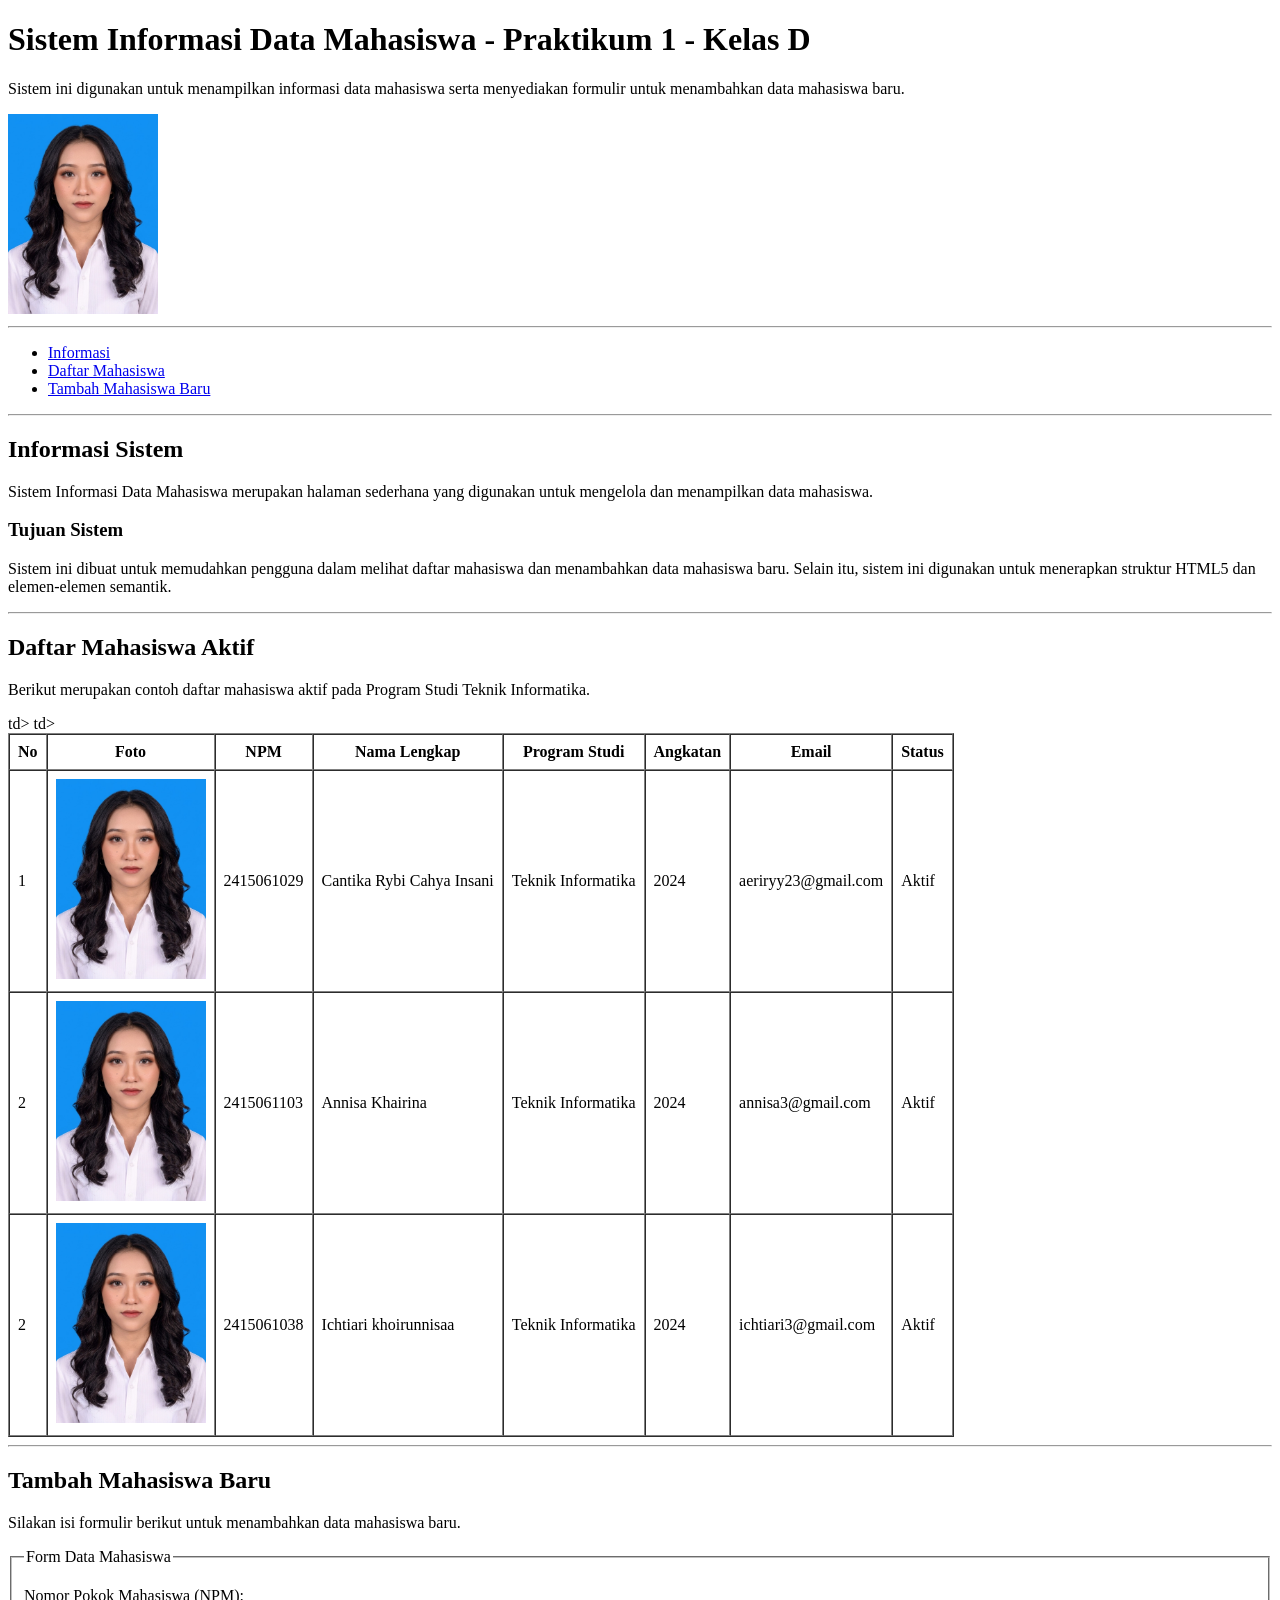
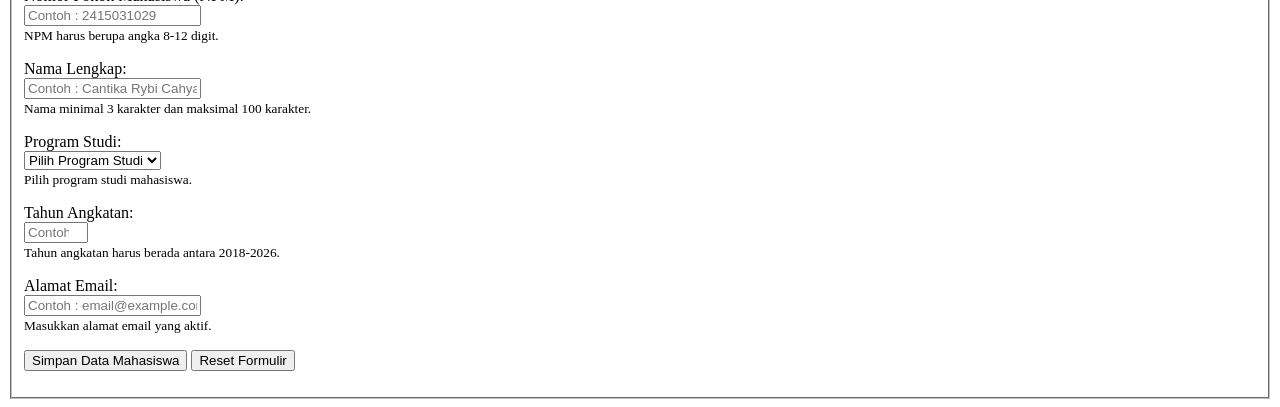
<file: index.html>
<!DOCTYPE html>
<html lang="id">
<head>
<meta charset="UTF-8">
<meta name="viewport" content="width=device-width, initial-scale=1.0">
<title>Sistem Informasi Data Mahasiswa</title>
</head>
<body>

 <header>
<h1>Sistem Informasi Data Mahasiswa - Praktikum 1 - Kelas D</h1>
<p>Sistem ini digunakan untuk menampilkan informasi data mahasiswa
serta menyediakan formulir untuk menambahkan data mahasiswa baru.</p>
<img src="mahasiswa.jpeg"
alt="Gambar Mahasiswa"
width="150"
height="200">
</header>
<hr>  

<nav>
<ul>
<li><a href="#informasi">Informasi</a></li>
<li><a href="#daftar-mahasiswa">Daftar Mahasiswa</a></li>
<li><a href="#form-tambah">Tambah Mahasiswa Baru</a></li>
</ul>
</nav>
<hr>

<main>
<section id="informasi">
<h2>Informasi Sistem</h2>
<p>Sistem Informasi Data Mahasiswa merupakan halaman sederhana
yang digunakan untuk mengelola dan menampilkan data mahasiswa.</p>
<article>
<h3>Tujuan Sistem</h3>
<p>Sistem ini dibuat untuk memudahkan pengguna dalam melihat
daftar mahasiswa dan menambahkan data mahasiswa baru.
Selain itu, sistem ini digunakan untuk menerapkan struktur
HTML5 dan elemen-elemen semantik.</p>
</article>
</section>
<hr>
 
<section id="daftar-mahasiswa">
<h2>Daftar Mahasiswa Aktif</h2>
<p>Berikut merupakan contoh daftar mahasiswa aktif pada
Program Studi Teknik Informatika.</p>
<table border="1" cellpadding="8" cellspacing="0">
<thead>
<tr>
<th>No</th>
<th>Foto</th>
<th>NPM</th>
<th>Nama Lengkap</th>
<th>Program Studi</th>
<th>Angkatan</th>
<th>Email</th>
<th>Status</th>
</tr>
</thead>

<tbody>
<tr>
<td>1</td>
<td><img src="mahasiswa.jpeg" 
alt="Gambar Mahasiswa"
width="150"
height="200"</td>
<td>2415061029</td>
<td>Cantika Rybi Cahya Insani</td>
<td>Teknik Informatika</td>
<td>2024</td>
<td>aeriryy23@gmail.com</td>
<td>Aktif</td>
<tr>

<tr>
<td>2</td>td> 
<td><img src="mahasiswa.jpeg" 
alt="Gambar Mahasiswa"
width="150"
height="200"</td>
<td>2415061103</td>
<td>Annisa Khairina</td>
<td>Teknik Informatika</td>
<td>2024</td>
<td>annisa3@gmail.com</td>
<td>Aktif</td>
<tr>

<tr>
<td>2</td>td>
<td><img src="mahasiswa.jpeg" 
alt="Gambar Mahasiswa"
width="150"
height="200"</td> 
<td>2415061038</td>
<td>Ichtiari khoirunnisaa</td>
<td>Teknik Informatika</td>
<td>2024</td>
<td>ichtiari3@gmail.com</td>
<td>Aktif</td>    
</tr>
</tbody>
</table>
</section>
<hr>

<section id="form-tambah">
<h2>Tambah Mahasiswa Baru</h2>
<p>Silakan isi formulir berikut untuk menambahkan data mahasiswa baru.
</p>
<form action="#" method="POST">
<fieldset>
<legend>Form Data Mahasiswa</legend>
<p>
<label for="npm">Nomor Pokok Mahasiswa (NPM):</label>
<br>
<input type="text"
id="npm"
name="npm"
placeholder="Contoh : 2415031029"
required
pattern="[0-9]{8,12}"
title="NPM harus berupa angka 8-12 digit">
<br>
<small>NPM harus berupa angka 8-12 digit.</small>
</p>

<p>
<label for="nama">Nama Lengkap:</label>
<br>
<input type="text"
id="nama"
name="nama"
placeholder="Contoh : Cantika Rybi Cahya Insani"
required
minlength="3"
maxlength="100">
<br>
<small>Nama minimal 3 karakter dan maksimal 100 karakter.</small>
</p>

<p>
<label for="program_studi">Program Studi:</label>
<br>
<select id="program_studi"
name="program_studi"
required>
<option value="">Pilih Program Studi</option>
<option value="Teknik Informatika">
Teknik Informatika
</option>
</select>
<br>
<small>Pilih program studi mahasiswa.</small>
</p>

<p>
<label for="angkatan">Tahun Angkatan:</label>
<br>
<input type="number"
id="angkatan"
name="angkatan"
placeholder="Contoh : 2024"
required
min="2018"
max="2026">
<br>
<small>Tahun angkatan harus berada antara 2018-2026.</small>
</p>

<p>
<label for="email">Alamat Email:</label>
<br>
<input type="email"
id="email"
name="email"
placeholder="Contoh : email@example.com"
required>
<br>
<small>Masukkan alamat email yang aktif.</small>
</p>

<p>
<button type="submit">
Simpan Data Mahasiswa
</button>
<button type="reset">
Reset Formulir
</button>
</p>
</fieldset>
</form>
</section>
</main>
</body>
</html>
</file>
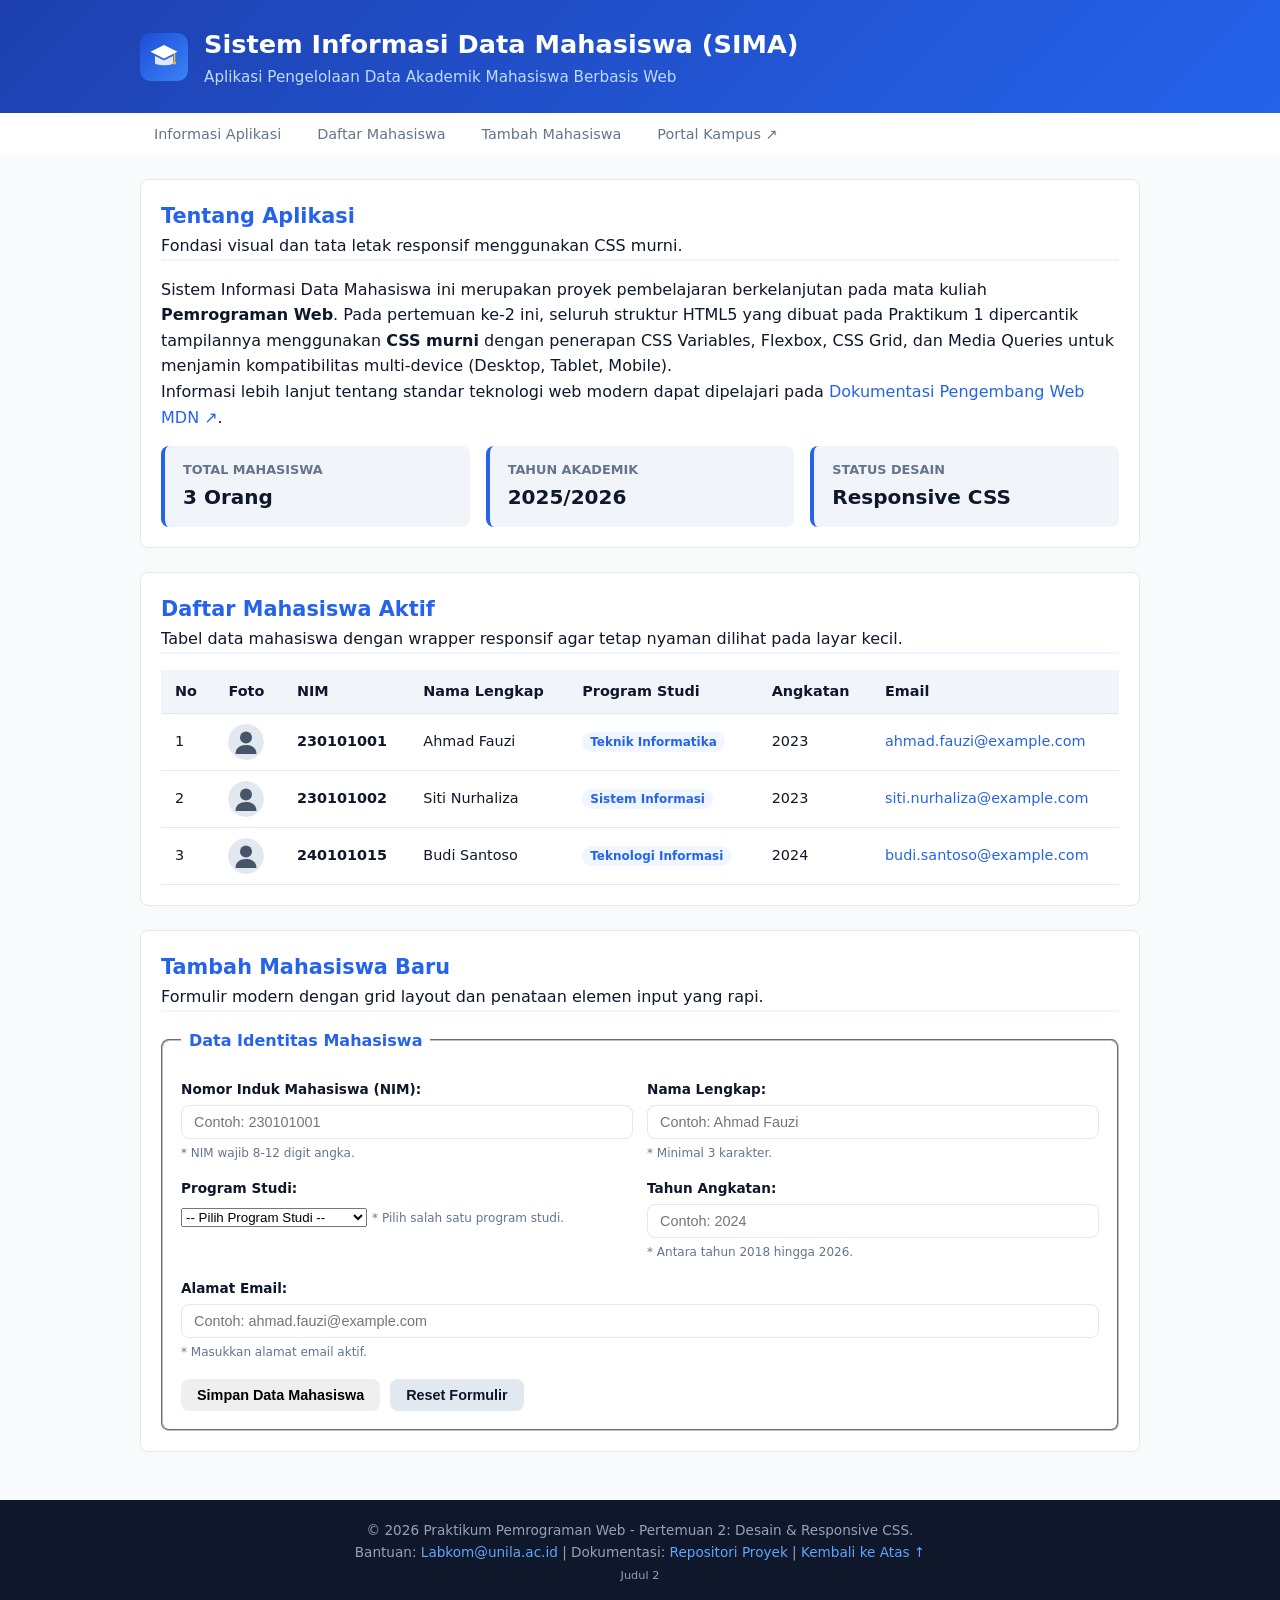
<file: JUDUL2/index.html>
<!DOCTYPE html>
<html lang="id">
<head>
    <meta charset="UTF-8">
    <meta name="viewport" content="width=device-width, initial-scale=1.0">
    <title>Sistem Informasi Data Mahasiswa - Praktikum 2</title>
    <link rel="stylesheet"href="style.css">
    

</head>
<body id="top">

    <!-- 1. Header Aplikasi -->
    <header class="site-header">
        <div class="container header-brand">
            <a href="index.html" class="brand-logo" title="Beranda SIMA">
                <img src="img/logo-sima.svg" alt="Logo Resmi SIMA Kampus" width="48" height="48">
            </a>
            <div>
                <h1>Sistem Informasi Data Mahasiswa (SIMA)</h1>
                <p>Aplikasi Pengelolaan Data Akademik Mahasiswa Berbasis Web</p>
            </div>
        </div>
    </header>

    <!-- 2. Navigation Bar Sticky -->
    <nav class="site-nav">
        <div class="container">
            <ul>
                <li><a href="#informasi">Informasi Aplikasi</a></li>
                <li><a href="#daftar-mahasiswa">Daftar Mahasiswa</a></li>
                <li><a href="#form-tambah">Tambah Mahasiswa</a></li>
                <li><a href="https://kampus.ac.id" target="_blank" rel="noopener noreferrer">Portal Kampus &UpperRightArrow;</a></li>
            </ul>
        </div>
    </nav>

    <!-- Konten Utama Halaman -->
    <main>
        <div class="container">

            <!-- 3. Section Informasi Aplikasi -->
            <section id="informasi" class="content-section">
                <div class="section-header">
                    <h2>Tentang Aplikasi</h2>
                    <p>Fondasi visual dan tata letak responsif menggunakan CSS murni.</p>
                </div>
                <div class="section-body">
                    <p>
                        Sistem Informasi Data Mahasiswa ini merupakan proyek pembelajaran berkelanjutan 
                        pada mata kuliah <strong>Pemrograman Web</strong>. Pada pertemuan ke-2 ini, seluruh 
                        struktur HTML5 yang dibuat pada Praktikum 1 dipercantik tampilannya menggunakan 
                        <strong>CSS murni</strong> dengan penerapan CSS Variables, Flexbox, CSS Grid, dan 
                        Media Queries untuk menjamin kompatibilitas multi-device (Desktop, Tablet, Mobile).
                    </p>
                    <p>
                        Informasi lebih lanjut tentang standar teknologi web modern dapat dipelajari pada 
                        <a href="https://developer.mozilla.org/id/" target="_blank" rel="noopener noreferrer" class="link-email">Dokumentasi Pengembang Web MDN &UpperRightArrow;</a>.
                    </p>
                </div>

                <!-- Grid Kartu Informasi Sistem -->
                <div class="info-grid">
                    <article class="info-card">
                        <h3>Total Mahasiswa</h3>
                        <p>3 Orang</p>
                    </article>
                    <article class="info-card">
                        <h3>Tahun Akademik</h3>
                        <p>2025/2026</p>
                    </article>
                    <article class="info-card">
                        <h3>Status Desain</h3>
                        <p>Responsive CSS</p>
                    </article>
                </div>
            </section>

            <!-- 4. Section Daftar Mahasiswa & 5. Tabel Data Mahasiswa -->
            <section id="daftar-mahasiswa" class="content-section">
                <div class="section-header">
                    <h2>Daftar Mahasiswa Aktif</h2>
                    <p>Tabel data mahasiswa dengan wrapper responsif agar tetap nyaman dilihat pada layar kecil.</p>
                </div>

                <!-- Wrapper overflow responsif untuk tabel -->
                <div class="table-responsive">
                    <table class="data-table">
                        <thead>
                            <tr>
                                <th>No</th>
                                <th>Foto</th>
                                <th>NIM</th>
                                <th>Nama Lengkap</th>
                                <th>Program Studi</th>
                                <th>Angkatan</th>
                                <th>Email</th>
                            </tr>
                        </thead>
                        <tbody>
                            <tr>
                                <td>1</td>
                                <td>
                                    <img src="img/avatar-default.svg" alt="Foto Ahmad Fauzi" class="avatar-img" width="36" height="36">
                                </td>
                                <td><strong>230101001</strong></td>
                                <td>Ahmad Fauzi</td>
                                <td><span class="badge">Teknik Informatika</span></td>
                                <td>2023</td>
                                <td><a href="mailto:ahmad.fauzi@example.com" class="link-email">ahmad.fauzi@example.com</a></td>
                            </tr>
                            <tr>
                                <td>2</td>
                                <td>
                                    <img src="img/avatar-default.svg" alt="Foto Siti Nurhaliza" class="avatar-img" width="36" height="36">
                                </td>
                                <td><strong>230101002</strong></td>
                                <td>Siti Nurhaliza</td>
                                <td><span class="badge">Sistem Informasi</span></td>
                                <td>2023</td>
                                <td><a href="mailto:siti.nurhaliza@example.com" class="link-email">siti.nurhaliza@example.com</a></td>
                            </tr>
                            <tr>
                                <td>3</td>
                                <td>
                                    <img src="img/avatar-default.svg" alt="Foto Budi Santoso" class="avatar-img" width="36" height="36">
                                </td>
                                <td><strong>240101015</strong></td>
                                <td>Budi Santoso</td>
                                <td><span class="badge">Teknologi Informasi</span></td>
                                <td>2024</td>
                                <td><a href="mailto:budi.santoso@example.com" class="link-email">budi.santoso@example.com</a></td>
                            </tr>
                        </tbody>
                    </table>
                </div>
            </section>

            <!-- 6. Section Form Tambah Mahasiswa -->
            <section id="form-tambah" class="content-section">
                <div class="section-header">
                    <h2>Tambah Mahasiswa Baru</h2>
                    <p>Formulir modern dengan grid layout dan penataan elemen input yang rapi.</p>
                </div>

                <form action="#" method="post" class="app-form">
                    <fieldset>
                        <legend>Data Identitas Mahasiswa</legend>

                        <div class="form-grid">
                            <div class="form-group">
                                <label for="nim" class="form-label">Nomor Induk Mahasiswa (NIM):</label>
                                <input 
                                    type="text" 
                                    id="nim" 
                                    name="nim" 
                                    class="form-input" 
                                    placeholder="Contoh: 230101001" 
                                    required 
                                    pattern="[0-9]{8,12}" 
                                    title="NIM harus berupa angka 8-12 digit">
                                <span class="form-help">* NIM wajib 8-12 digit angka.</span>
                            </div>

                            <div class="form-group">
                                <label for="nama" class="form-label">Nama Lengkap:</label>
                                <input 
                                    type="text" 
                                    id="nama" 
                                    name="nama" 
                                    class="form-input" 
                                    placeholder="Contoh: Ahmad Fauzi" 
                                    required 
                                    minlength="3" 
                                    maxlength="100">
                                <span class="form-help">* Minimal 3 karakter.</span>
                            </div>

                            <div class="form-group">
                                <label for="program_studi" class="form-label">Program Studi:</label>
                                <select id="program_studi" name="program_studi" class="form-select" required>
                                    <option value="">-- Pilih Program Studi --</option>
                                    <option value="Teknik Informatika">Teknik Informatika</option>
                                    <option value="Sistem Informasi">Sistem Informasi</option>
                                    <option value="Teknologi Informasi">Teknologi Informasi</option>
                                    <option value="Rekayasa Perangkat Lunak">Rekayasa Perangkat Lunak</option>
                                </select>
                                <span class="form-help">* Pilih salah satu program studi.</span>
                            </div>

                            <div class="form-group">
                                <label for="angkatan" class="form-label">Tahun Angkatan:</label>
                                <input 
                                    type="number" 
                                    id="angkatan" 
                                    name="angkatan" 
                                    class="form-input" 
                                    placeholder="Contoh: 2024" 
                                    required 
                                    min="2018" 
                                    max="2026">
                                <span class="form-help">* Antara tahun 2018 hingga 2026.</span>
                            </div>

                            <div class="form-group full-width">
                                <label for="email" class="form-label">Alamat Email:</label>
                                <input 
                                    type="email" 
                                    id="email" 
                                    name="email" 
                                    class="form-input" 
                                    placeholder="Contoh: ahmad.fauzi@example.com" 
                                    required>
                                <span class="form-help">* Masukkan alamat email aktif.</span>
                            </div>
                        </div>

                        <div class="form-actions">
                            <button type="submit" class="btn btn-primary">Simpan Data Mahasiswa</button>
                            <button type="reset" class="btn btn-secondary">Reset Formulir</button>
                        </div>
                    </fieldset>
                </form>
            </section>

        </div>
    </main>

    <!-- 7. Footer -->
    <footer class="site-footer">
        <div class="container">
            <p>&copy; 2026 Praktikum Pemrograman Web - Pertemuan 2: Desain & Responsive CSS.</p>
            <p>
                Bantuan: <a href="mailto:kelas@C">Labkom@unila.ac.id</a> | 
                Dokumentasi: <a href="https://github.com" target="_blank" rel="noopener noreferrer">Repositori Proyek</a> | 
                <a href="#top">Kembali ke Atas &uarr;</a>
            </p>
            <p><small>Judul 2</small></p>
        </div>
    </footer>

</body>
</html>
</file>
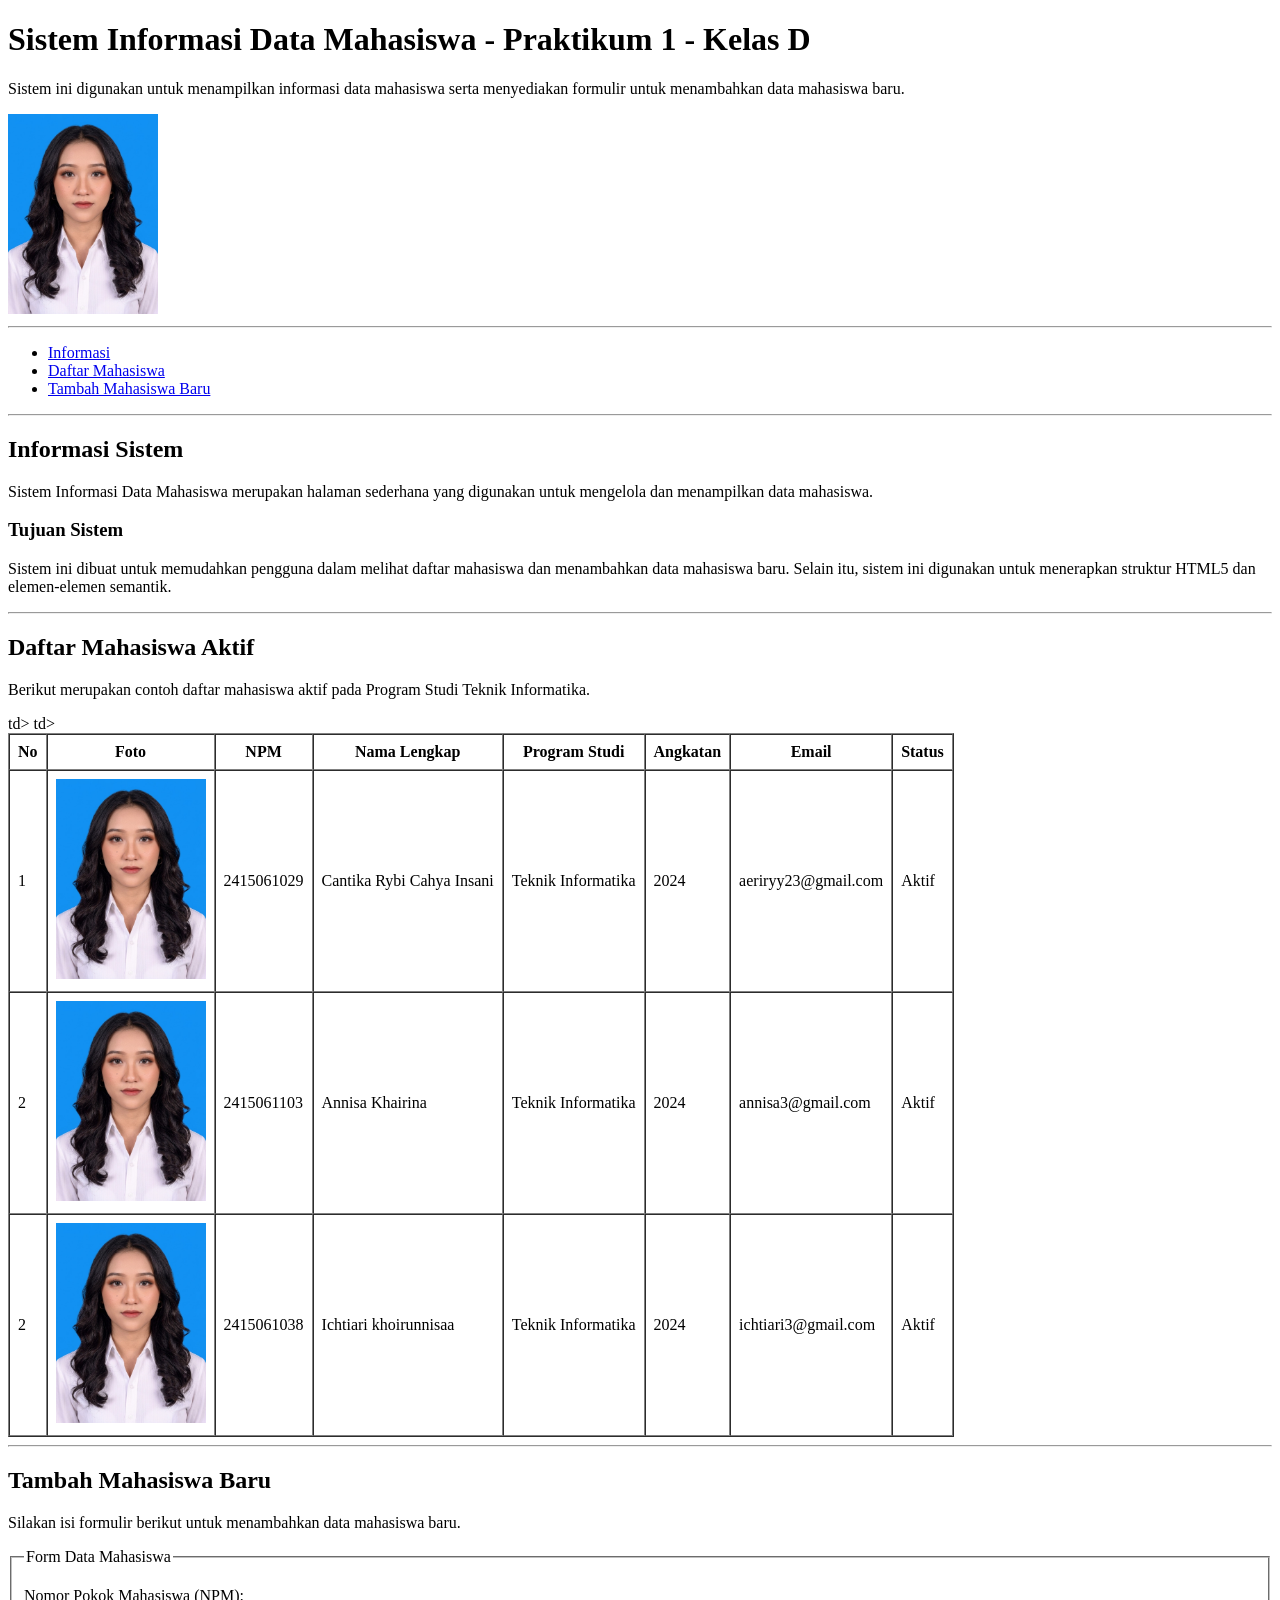
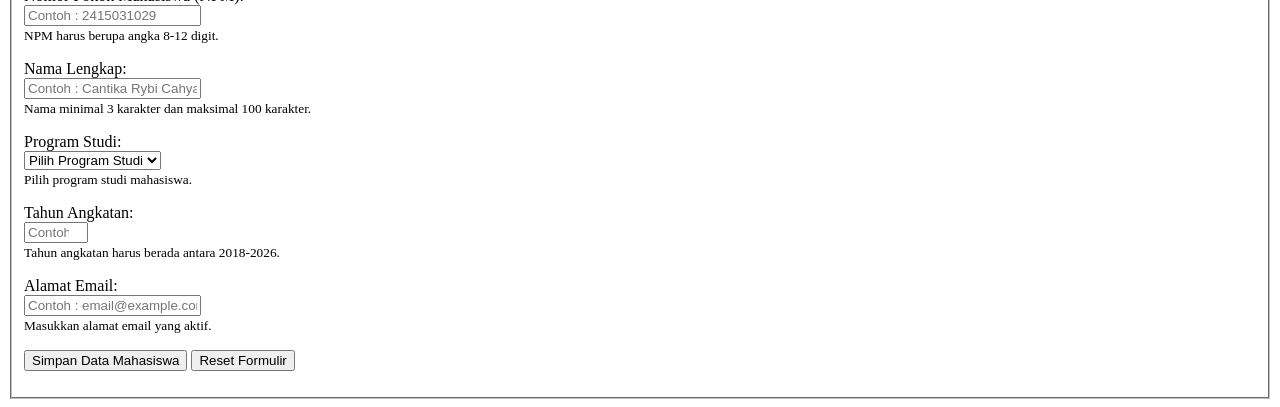
<file: Modul 1/index.html>
<!DOCTYPE html>
<html lang="id">
<head>
<meta charset="UTF-8">
<meta name="viewport" content="width=device-width, initial-scale=1.0">
<title>Sistem Informasi Data Mahasiswa</title>
</head>
<body>

 <header>
<h1>Sistem Informasi Data Mahasiswa - Praktikum 1 - Kelas D</h1>
<p>Sistem ini digunakan untuk menampilkan informasi data mahasiswa
serta menyediakan formulir untuk menambahkan data mahasiswa baru.</p>
<img src="mahasiswa.jpeg"
alt="Gambar Mahasiswa"
width="150"
height="200">
</header>
<hr>  

<nav>
<ul>
<li><a href="#informasi">Informasi</a></li>
<li><a href="#daftar-mahasiswa">Daftar Mahasiswa</a></li>
<li><a href="#form-tambah">Tambah Mahasiswa Baru</a></li>
</ul>
</nav>
<hr>

<main>
<section id="informasi">
<h2>Informasi Sistem</h2>
<p>Sistem Informasi Data Mahasiswa merupakan halaman sederhana
yang digunakan untuk mengelola dan menampilkan data mahasiswa.</p>
<article>
<h3>Tujuan Sistem</h3>
<p>Sistem ini dibuat untuk memudahkan pengguna dalam melihat
daftar mahasiswa dan menambahkan data mahasiswa baru.
Selain itu, sistem ini digunakan untuk menerapkan struktur
HTML5 dan elemen-elemen semantik.</p>
</article>
</section>
<hr>
 
<section id="daftar-mahasiswa">
<h2>Daftar Mahasiswa Aktif</h2>
<p>Berikut merupakan contoh daftar mahasiswa aktif pada
Program Studi Teknik Informatika.</p>
<table border="1" cellpadding="8" cellspacing="0">
<thead>
<tr>
<th>No</th>
<th>Foto</th>
<th>NPM</th>
<th>Nama Lengkap</th>
<th>Program Studi</th>
<th>Angkatan</th>
<th>Email</th>
<th>Status</th>
</tr>
</thead>

<tbody>
<tr>
<td>1</td>
<td><img src="mahasiswa.jpeg" 
alt="Gambar Mahasiswa"
width="150"
height="200"</td>
<td>2415061029</td>
<td>Cantika Rybi Cahya Insani</td>
<td>Teknik Informatika</td>
<td>2024</td>
<td>aeriryy23@gmail.com</td>
<td>Aktif</td>
<tr>

<tr>
<td>2</td>td> 
<td><img src="mahasiswa.jpeg" 
alt="Gambar Mahasiswa"
width="150"
height="200"</td>
<td>2415061103</td>
<td>Annisa Khairina</td>
<td>Teknik Informatika</td>
<td>2024</td>
<td>annisa3@gmail.com</td>
<td>Aktif</td>
<tr>

<tr>
<td>2</td>td>
<td><img src="mahasiswa.jpeg" 
alt="Gambar Mahasiswa"
width="150"
height="200"</td> 
<td>2415061038</td>
<td>Ichtiari khoirunnisaa</td>
<td>Teknik Informatika</td>
<td>2024</td>
<td>ichtiari3@gmail.com</td>
<td>Aktif</td>    
</tr>
</tbody>
</table>
</section>
<hr>

<section id="form-tambah">
<h2>Tambah Mahasiswa Baru</h2>
<p>Silakan isi formulir berikut untuk menambahkan data mahasiswa baru.
</p>
<form action="#" method="POST">
<fieldset>
<legend>Form Data Mahasiswa</legend>
<p>
<label for="npm">Nomor Pokok Mahasiswa (NPM):</label>
<br>
<input type="text"
id="npm"
name="npm"
placeholder="Contoh : 2415031029"
required
pattern="[0-9]{8,12}"
title="NPM harus berupa angka 8-12 digit">
<br>
<small>NPM harus berupa angka 8-12 digit.</small>
</p>

<p>
<label for="nama">Nama Lengkap:</label>
<br>
<input type="text"
id="nama"
name="nama"
placeholder="Contoh : Cantika Rybi Cahya Insani"
required
minlength="3"
maxlength="100">
<br>
<small>Nama minimal 3 karakter dan maksimal 100 karakter.</small>
</p>

<p>
<label for="program_studi">Program Studi:</label>
<br>
<select id="program_studi"
name="program_studi"
required>
<option value="">Pilih Program Studi</option>
<option value="Teknik Informatika">
Teknik Informatika
</option>
</select>
<br>
<small>Pilih program studi mahasiswa.</small>
</p>

<p>
<label for="angkatan">Tahun Angkatan:</label>
<br>
<input type="number"
id="angkatan"
name="angkatan"
placeholder="Contoh : 2024"
required
min="2018"
max="2026">
<br>
<small>Tahun angkatan harus berada antara 2018-2026.</small>
</p>

<p>
<label for="email">Alamat Email:</label>
<br>
<input type="email"
id="email"
name="email"
placeholder="Contoh : email@example.com"
required>
<br>
<small>Masukkan alamat email yang aktif.</small>
</p>

<p>
<button type="submit">
Simpan Data Mahasiswa
</button>
<button type="reset">
Reset Formulir
</button>
</p>
</fieldset>
</form>
</section>
</main>
</body>
</html>
</file>
<file: JUDUL2/style.css>
/* 1. Reset Global & CSS Variables */
:root {
    --primary: #2563eb;
    --primary-dark: #1d4ed8;
    --primary-light: #eff6ff;
    --text-main: #0f172a;
    --text-muted: #64748b;
    --bg-body: #f8fafc;
    --bg-white: #ffffff;
    --border: #e2e8f0;
    --radius: 8px;
}

*, *::before, *::after {
    box-sizing: border-box;
    margin: 0;
    padding: 0;
}

body {
    font-family: -apple-system, BlinkMacSystemFont, "Segoe UI", system-ui, Roboto, sans-serif;
    color: var(--text-main);
    background-color: var(--bg-body);
    line-height: 1.6;
}

.container {
    width: 90%;
    max-width: 1000px;
    margin: 0 auto;
}

/* 2. Header & Navigasi (Flexbox Layout) */
.site-header {
    background: linear-gradient(135deg, #1e40af, #2563eb);
    color: #ffffff;
    padding: 24px 0;
}

.header-brand {
    display: flex;
    align-items: center;
    gap: 16px;
}

.brand-logo img {
    display: block;
    border-radius: var(--radius);
}

.site-header h1 {
    font-size: 1.6rem;
}

.site-header p {
    color: #bfdbfe;
    font-size: 0.95rem;
}

.site-nav {
    background-color: var(--bg-white);
    border-bottom: 1px solid ver(--border);
    position: sticky;
    top: 0;
    z-index: 100;
}

.site-nav ul {
    list-style: none;
    display: flex;
    flex-wrap:wrap;
    gap: 8px;
    padding: 8px 0;
}

.site-nav a {
    text-decoration: none;
    color: var(--text-muted);
    font-weight: 500;
    font-size: 0.9rem;
    padding: 6px 14px;
    border-radius: var(--radius);
    transition: 0.2s;
}

.site-nav a:hover {
    color: var(--primary);
    background-color: var(--primary-light);
}

/* 3. Section & Kartu Informasi */
main {
    padding: 24px 0;
}

.content-section {
    background: var(--bg-white);
    border: 1px solid var(--border);
    border-radius: var(--radius);
    padding: 20px;
    margin-bottom: 24px;
}

.section-header {
    margin-bottom: 16px;
    padding-bottpm: 8px;
    border-bottom: 2px solid var(--primary-light);
}

.section-header h2 {
    font-size: 1.3rem;
    color: var(--primary);
}

.info-grid {
    display: flex;
    gap: 16px;
    margin-top: 16px;
}

.info-card {
    flex: 1;
    background: #f1f5f9;
    border-left: 4px solid var(--primary);
    padding: 14px 18px;
    border-radius: var(--radius);
}

.info-card h3 {
    font-size: 0.8rem;
    color: var(--text-muted);
    text-transform: uppercase;
}

.info-card p {
    font-size: 1.25rem;
    font-weight: 700;
}

/* 4. Penataan Tabel Data & Media */
.table-responsive {
    overflow-x: auto;
    margin-top: 12px;
}

.data-table {
    width: 100%;
    border-collapse: collapse;
    font-size: 0.9rem;
}

.data-table th, .data-table td {
    padding: 10px 14px;
    border-bottom: 1px solid var(--border);
    text-align: left;
    vertical-align: middle;
}

.data-table thead {
    background-color: #f1f5f9;
}

.avatar-img {
    width: 36px;
    height: 36px;
    border-radius: 50%;
    object-fit: cover;
    display: block;
}

.badge {
    background-color: var(--primary-light);
    color: var(--primary);
    padding: 3px 8px;
    border-radius: 12px;
    font-size: 0.75rem;
    font-weight: 600;
}

.link-email {
    color: var(--primary);
    text-decoration: none;
}

.link-email:hover {
    text-decoration: underline;
}

/* 5. Formulir & Tombol */
.app-form fieldset {
    border: 1px solidvar(--border);
    border-radius: var(--radius);
    padding: 18px;
}

.app-form legend {
    font-weight: 600;
    padding: 0 8px;
    color: var(--primary);
}

.form-grid {
    display: grid;
    grid-template-columns: 1fr 1fr;
    gap: 14px;
    margin-top: 8px;
}

.form-group.full-width {
    grid-column: 1 / -1;
}

.form-label {
    display: block;
    font-size: 0.85rem;
    font-weight: 600;
    margin-bottom: 4px;
}

.form-input, .form-selct {
    width: 100%;
    padding: 8px 12px;
    border: 1px solid var(--border);
    border-radius: var(--radius);
    font-size: 0.9rem;
    outline: none;
}

.form-input:focus, .form-select:focus {
    border-color: var(--primary);
    box-shadow: 0 0 0 2px rgba(3\, 99, 235, 0.15);
}

.form-help {
    font-size: 0.75rem;
    color: var(--text-muted);
}

.form-actions {
    margin-top: 16px;
    display: flex;
    gap: 10px;
}

.btn {
    padding: 8px 16px;
    font-size: 0.9rem;
    font-weight: 600;
    border-radius: var(--radius);
    border: none;
    cursor: pointer;
    text-decoration: none;
}

.btt-primary {
    background-color: var(--primary);
    color: #ffffff;
}

.btn-primary:hover {
    background-color: var(--primary-dark);
}

.btn-secondary {
    background-color: #e2e8f0;
    color: var(--text-main);
}

.btn-danger {
    background-color: #ef4444;
    color: #ffffff;
}

.site-footer {
    background-color: #0f172a;
    color: #94a3b8;
    text-align: center;
    padding: 20px 0;
    font-size: 0.85rem;
    margin-top: auto;
}

.site-footer a {
    color: #60a5fa;
    text-decoration: none;
}

@media (max-width: 768px) {
    .header-brand {
        flex-direction: column;
        text-align: center;
    }
    .info-grid {
        flex-direction: column;
    }
    .form-grid {
        grid-template-columns: 1fr;
    }
    .site-nav ul {
        justify-content: center;
    }
}
</file>
